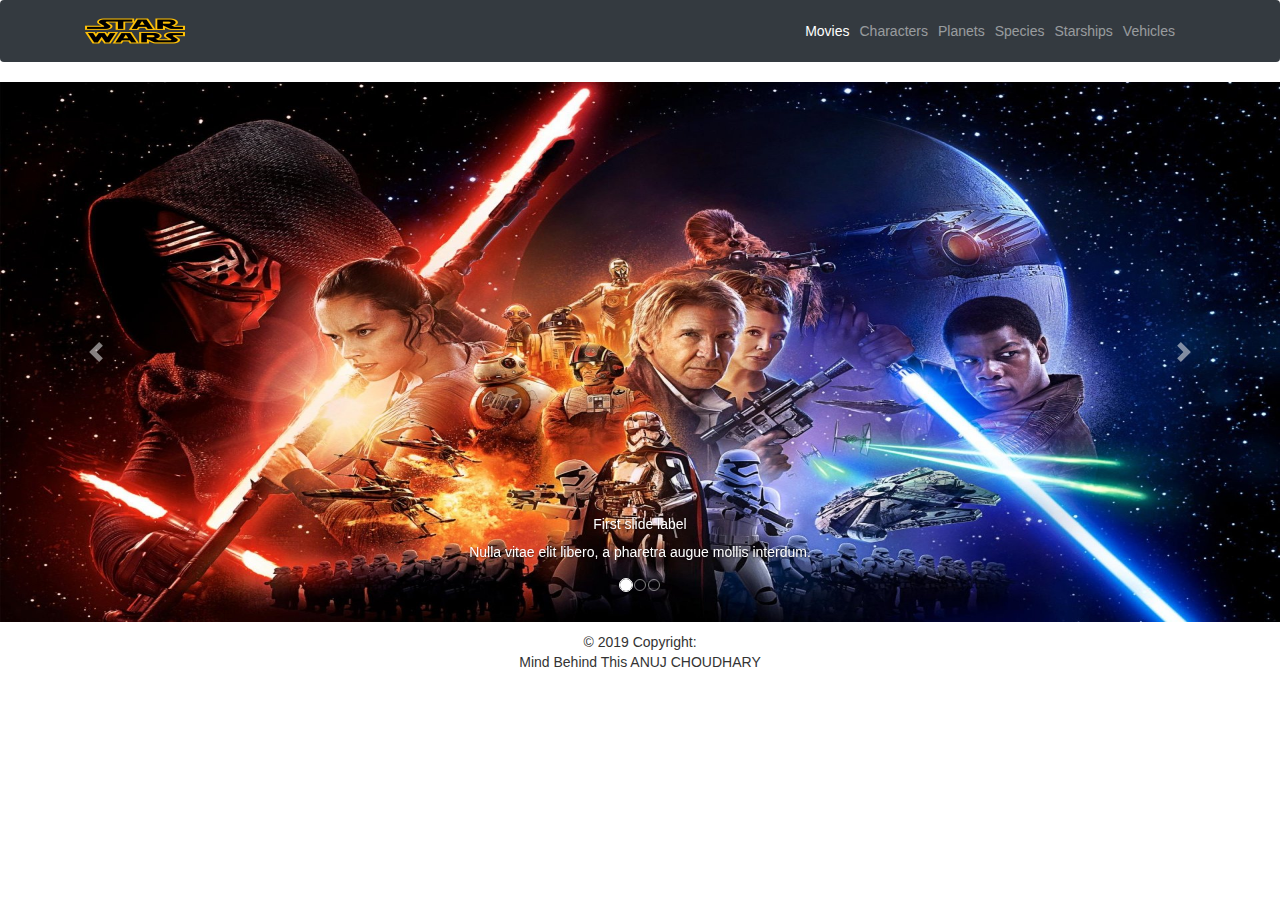
<file: week_5/index.html>
<!DOCTYPE html>
<html lang="en">
<head>
	<meta charset="UTF-8">
	<title>Star War</title>
	

</head>
<body>
	<!-- Navigation -->
<nav class="navbar navbar-expand-lg navbar-dark bg-dark static-top">
  <div class="container">
    <a class="navbar-brand mt-n5" href="index.html">
          <img src="resources/logo.png" alt=" logo" style="width: 100px; height: 50px">
    </a>
    <button class="navbar-toggler" type="button" data-toggle="collapse" data-target="#navbarResponsive" aria-controls="navbarResponsive" aria-expanded="false" aria-label="Toggle navigation">
          <span class="navbar-toggler-icon"></span>
        </button>
    <div class="collapse navbar-collapse" id="navbarResponsive">
      <ul class="navbar-nav ml-auto float-right">
        <li class="nav-item active">
          <a class="nav-link" href="movies.html" target="_blank">Movies</a>
        </li>
        <li class="nav-item">
          <a class="nav-link" href="characters.html" target="_blank">Characters</a>
        </li>
        <li class="nav-item">
          <a class="nav-link" href="planets.html" target="_blank">Planets</a>
        </li>
        <li class="nav-item">
          <a class="nav-link" href="species.html" target="_blank">Species</a>
        </li>
        <li class="nav-item">
          <a class="nav-link" href="starship.html" target="_blank">Starships</a>
        </li>
        <li class="nav-item">
          <a class="nav-link" href="vehicles.html" target="_blank">Vehicles</a>
        </li>
      </ul>
    </div>
  </div>
</nav>

<!-- Navigation Ends Here -->

<!-- slideshow starts from here -->
<div class="bd-example">
  <div id="carouselExampleCaptions" class="carousel slide" data-ride="carousel">
    <ol class="carousel-indicators">
      <li data-target="#carouselExampleCaptions" data-slide-to="0" class="active"></li>
      <li data-target="#carouselExampleCaptions" data-slide-to="1"></li>
      <li data-target="#carouselExampleCaptions" data-slide-to="2"></li>
    </ol>
    <div class="carousel-inner ">
      <div class="carousel-item active">
        <img src="resources/slide_1.jpg" class="d-block w-100" alt="Image 1" style="height: 540px" >
        <div class="carousel-caption d-none d-md-block">
          <h5>First slide label</h5>
          <p>Nulla vitae elit libero, a pharetra augue mollis interdum.</p>
        </div>
      </div>
      <div class="carousel-item">
        <img src="resources/slide_2.jpg" class="d-block w-100" alt="Image 2" style="height: 540px" >
        <div class="carousel-caption d-none d-md-block">
          <h5>Second slide label</h5>
          <p>Lorem ipsum dolor sit amet, consectetur adipiscing elit.</p>
        </div>
      </div>
      <div class="carousel-item">
        <img src="resources/slide_3.png" class="d-block w-100" alt="Image 3" style="height: 540px" >
        <div class="carousel-caption d-none d-md-block">
          <h5>Third slide label</h5>
          <p>Praesent commodo cursus magna, vel scelerisque nisl consectetur.</p>
        </div>
      </div>
    </div>
    <a class="carousel-control-prev" href="#carouselExampleCaptions" role="button" data-slide="prev">
      <span class="carousel-control-prev-icon" aria-hidden="true"></span>
      <span class="sr-only">Previous</span>
    </a>
    <a class="carousel-control-next" href="#carouselExampleCaptions" role="button" data-slide="next">
      <span class="carousel-control-next-icon" aria-hidden="true"></span>
      <span class="sr-only">Next</span>
    </a>
  </div>
</div>
<!-- slide show ends here -->

<!-- Footer Starts here -->
<footer class="page-footer font-small blue">
  <div class="footer-copyright text-center py-3">© 2019 Copyright:
    <p> Mind Behind This ANUJ CHOUDHARY</p>
  </div>
</footer>

<!-- Footer ends here -->

	<script src="https://code.jquery.com/jquery-3.3.1.slim.min.js" integrity="sha384-q8i/X+965DzO0rT7abK41JStQIAqVgRVzpbzo5smXKp4YfRvH+8abtTE1Pi6jizo" crossorigin="anonymous"></script>
	<script src="https://cdnjs.cloudflare.com/ajax/libs/popper.js/1.14.7/umd/popper.min.js" integrity="sha384-UO2eT0CpHqdSJQ6hJty5KVphtPhzWj9WO1clHTMGa3JDZwrnQq4sF86dIHNDz0W1" crossorigin="anonymous"></script>
	<script src="https://stackpath.bootstrapcdn.com/bootstrap/4.3.1/js/bootstrap.min.js" integrity="sha384-JjSmVgyd0p3pXB1rRibZUAYoIIy6OrQ6VrjIEaFf/nJGzIxFDsf4x0xIM+B07jRM" crossorigin="anonymous"></script>
	<link rel="stylesheet" type="text/css" href="style.css">
	<link rel="stylesheet" href="https://stackpath.bootstrapcdn.com/bootstrap/4.3.1/css/bootstrap.min.css" integrity="sha384-ggOyR0iXCbMQv3Xipma34MD+dH/1fQ784/j6cY/iJTQUOhcWr7x9JvoRxT2MZw1T" crossorigin="anonymous">
	<link rel="stylesheet" href="https://maxcdn.bootstrapcdn.com/bootstrap/3.4.0/css/bootstrap.min.css">
</body>
</html>
</file>
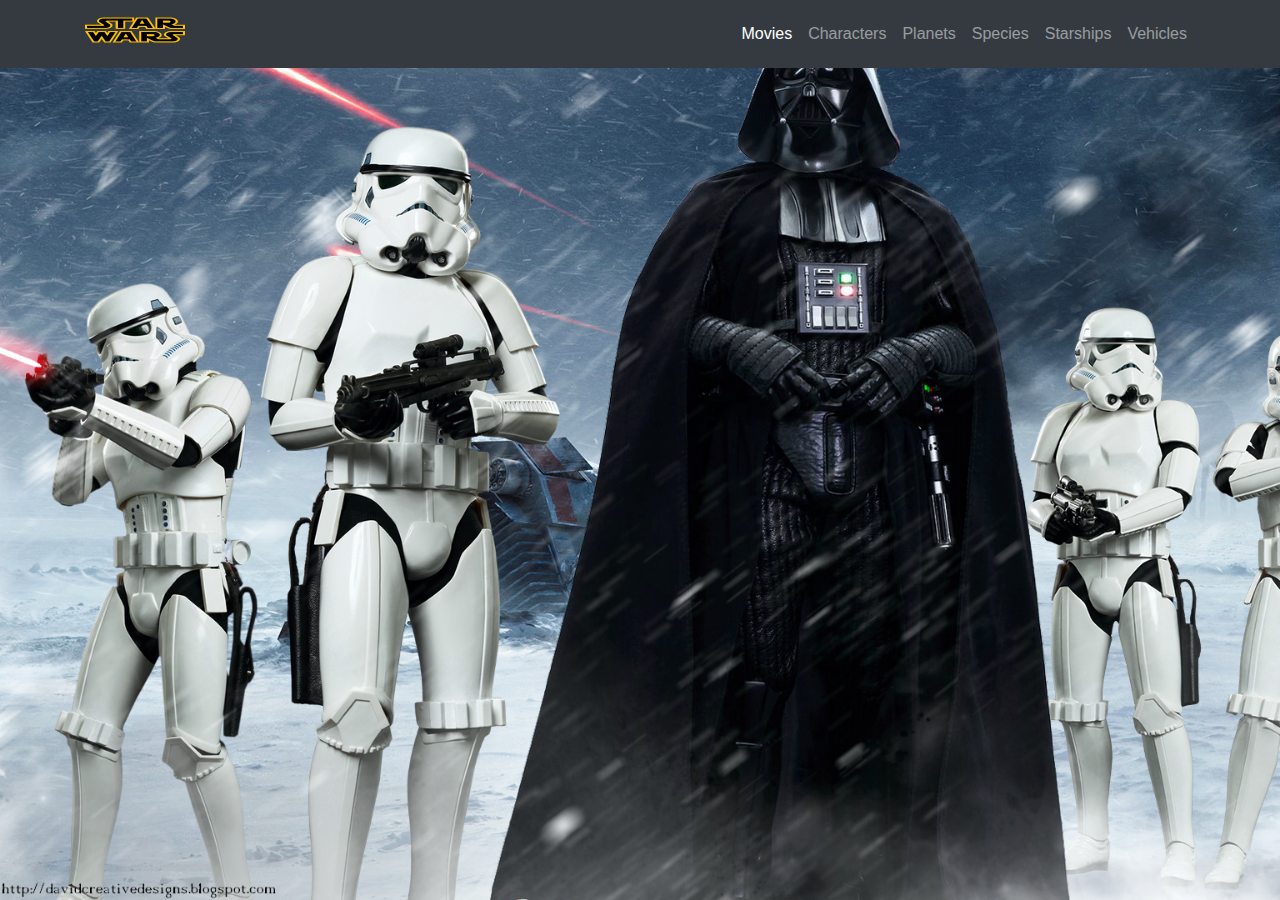
<file: week_5/characters.html>
<!DOCTYPE html>
<html lang="en">
<head>
	<meta charset="UTF-8">
	<title>Characters</title>
	<link rel="stylesheet" href="https://stackpath.bootstrapcdn.com/bootstrap/4.3.1/css/bootstrap.min.css" integrity="sha384-ggOyR0iXCbMQv3Xipma34MD+dH/1fQ784/j6cY/iJTQUOhcWr7x9JvoRxT2MZw1T" crossorigin="anonymous">
	<link rel="stylesheet" type="text/css" href="style.css">
</head>
<body class="characters_bg">

<nav class="navbar navbar-expand-lg navbar-dark bg-dark static-top">
  <div class="container">
    <a class="navbar-brand mt-n2" href="index.html">
          <img src="resources/logo.png" alt=" logo" style="width: 100px; height: 50px">
    </a>
    <button class="navbar-toggler" type="button" data-toggle="collapse" data-target="#navbarResponsive" aria-controls="navbarResponsive" aria-expanded="false" aria-label="Toggle navigation">
          <span class="navbar-toggler-icon"></span>
        </button>
    <div class="collapse navbar-collapse" id="navbarResponsive">
      <ul class="navbar-nav ml-auto float-right">
        <li class="nav-item active">
          <a class="nav-link" href="movies.html">Movies</a>
        </li>
        <li class="nav-item">
          <a class="nav-link" href="characters.html">Characters</a>
        </li>
        <li class="nav-item">
          <a class="nav-link" href="planets.html">Planets</a>
        </li>
        <li class="nav-item">
          <a class="nav-link" href="species.html">Species</a>
        </li>
        <li class="nav-item">
          <a class="nav-link" href="starship.html">Starships</a>
        </li>
        <li class="nav-item">
          <a class="nav-link" href="vehicles.html">Vehicles</a>
        </li>
      </ul>
    </div>
  </div>
</nav>



	<div id="display">
	</div>


<script type="text/javascript">
		window.onload =function () {
		var xhr = new XMLHttpRequest(); 
  		xhr.open('GET', 'https://swapi.co/api/people');
  		xhr.send()
  		xhr.onload = function (){
   		if (xhr.status == 200) {
      		var characters_object = JSON.parse(xhr.response);
      	} 
      	else {
          console.log(xhr.status);
      	}
  	


characters_object.results.forEach(function(element){
              $("#display").append("<div class='col-4 float-left text-center mb-5 mt-5'>" + "<div class='card bg-color text-light font-weight-bolder'>" +
              "<div class='card-body'>" + "<h5 class='card-title'>" +"<b>" +element.name+"</b>"+
              "</h5>" + "<p class='card-text'>Gender: " +element.gender + "</p>" +
              "<p class='card-text'>Height: " +element.height + "</p>" +
              "<p>Birth Year:" + element.birth_year+"</p>" +"</div>" + "</div>" + "</div>");
      });
}
}
</script>
	<script src="https://code.jquery.com/jquery-3.3.1.slim.min.js" integrity="sha384-q8i/X+965DzO0rT7abK41JStQIAqVgRVzpbzo5smXKp4YfRvH+8abtTE1Pi6jizo" crossorigin="anonymous"></script>
	<script src="https://cdnjs.cloudflare.com/ajax/libs/popper.js/1.14.7/umd/popper.min.js" integrity="sha384-UO2eT0CpHqdSJQ6hJty5KVphtPhzWj9WO1clHTMGa3JDZwrnQq4sF86dIHNDz0W1" crossorigin="anonymous"></script>
	<script src="https://stackpath.bootstrapcdn.com/bootstrap/4.3.1/js/bootstrap.min.js" integrity="sha384-JjSmVgyd0p3pXB1rRibZUAYoIIy6OrQ6VrjIEaFf/nJGzIxFDsf4x0xIM+B07jRM" crossorigin="anonymous"></script>	
	
</body>
</html>
</file>
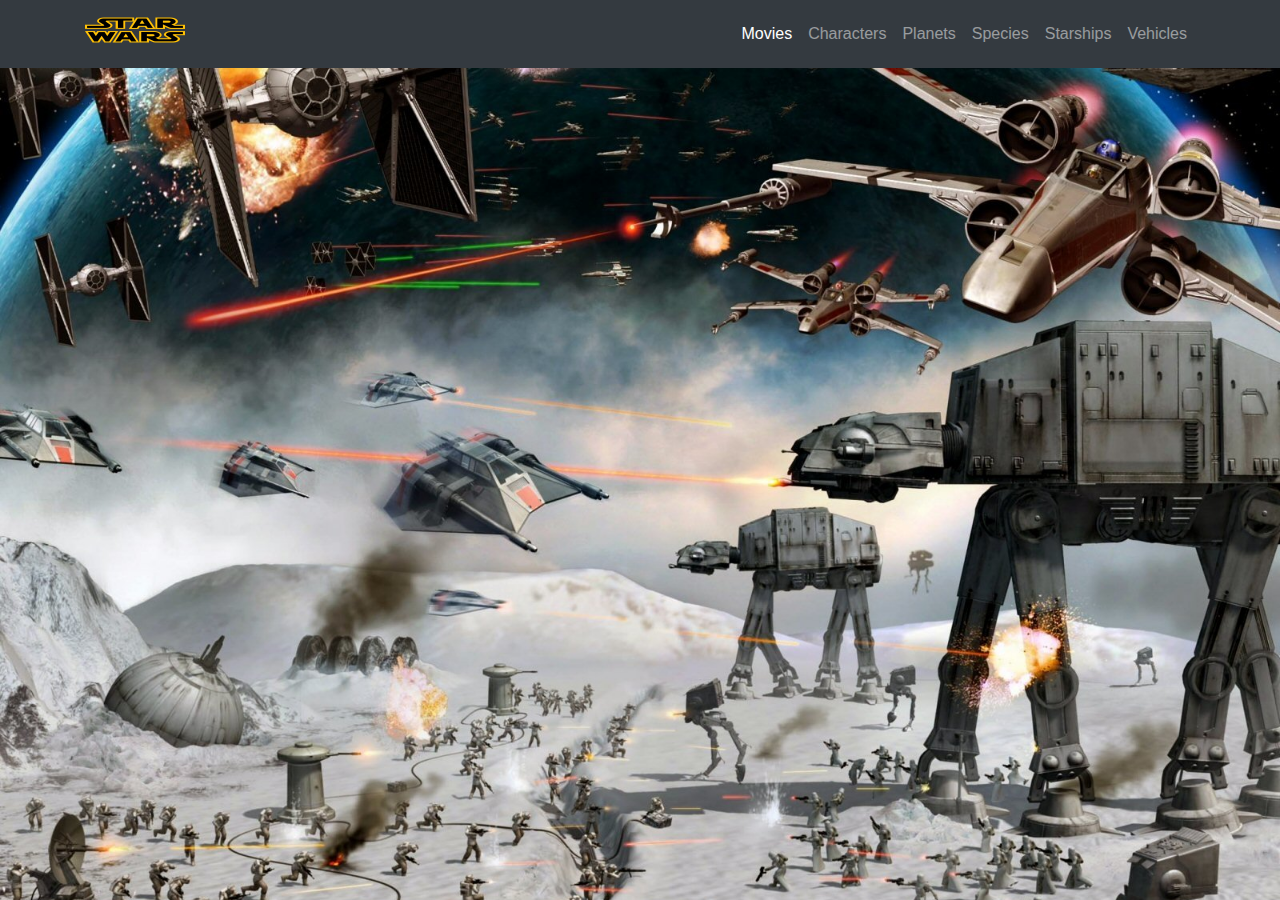
<file: week_5/movies.html>
<!DOCTYPE html>
<html lang="en">
<head>
	<meta charset="UTF-8">
	<title>Movies</title>
	<link rel="stylesheet" href="https://stackpath.bootstrapcdn.com/bootstrap/4.3.1/css/bootstrap.min.css" integrity="sha384-ggOyR0iXCbMQv3Xipma34MD+dH/1fQ784/j6cY/iJTQUOhcWr7x9JvoRxT2MZw1T" crossorigin="anonymous">
	<link rel="stylesheet" type="text/css" href="style.css">
</head>
<body class="movies_bg">

<nav class="navbar navbar-expand-lg navbar-dark bg-dark static-top">
  <div class="container">
    <a class="navbar-brand mt-n2" href="index.html">
          <img src="resources/logo.png" alt=" logo" style="width: 100px; height: 50px">
    </a>
    <button class="navbar-toggler" type="button" data-toggle="collapse" data-target="#navbarResponsive" aria-controls="navbarResponsive" aria-expanded="false" aria-label="Toggle navigation">
          <span class="navbar-toggler-icon"></span>
        </button>
    <div class="collapse navbar-collapse" id="navbarResponsive">
      <ul class="navbar-nav ml-auto float-right">
        <li class="nav-item active">
          <a class="nav-link" href="movies.html">Movies</a>
        </li>
        <li class="nav-item">
          <a class="nav-link" href="characters.html">Characters</a>
        </li>
        <li class="nav-item">
          <a class="nav-link" href="planets.html">Planets</a>
        </li>
        <li class="nav-item">
          <a class="nav-link" href="species.html">Species</a>
        </li>
        <li class="nav-item">
          <a class="nav-link" href="starship.html">Starships</a>
        </li>
        <li class="nav-item">
          <a class="nav-link" href="vehicles.html">Vehicles</a>
        </li>
      </ul>
    </div>
  </div>
</nav>
<div id="display"></div>
<script type="text/javascript">
	window.onload = function() {
		var xhr = new XMLHttpRequest(); 
  		xhr.open('GET', 'https://swapi.co/api/films');
  		xhr.send()
  		xhr.onload = function (){
   		if (xhr.status == 200) {
      		var movies_object = JSON.parse(xhr.response);
      	} 
      	else {
          console.log(xhr.status);
      	}
movies_object.results.forEach(function(element){
              $("#display").append("<div class='col-4 float-right text-center mb-5 mt-5'>" + "<div class='card bg-color text-light font-weight-bolder'>" +
              "<div class='card-body  ' >" + "<h5 class='card-title'>"  +element.title+
              "</h5>" + "<p class='card-text'>Director: " +element.director + "</p>" +
              "<p class='card-text'>Producer: " +element.producer + "</p>" +
              "<p> Release Date:" + element.release_date+"</p>" +"</div>" + "</div>" + "</div>");
      });
}
}
</script>
	<script src="https://code.jquery.com/jquery-3.3.1.slim.min.js" integrity="sha384-q8i/X+965DzO0rT7abK41JStQIAqVgRVzpbzo5smXKp4YfRvH+8abtTE1Pi6jizo" crossorigin="anonymous"></script>
	<script src="https://cdnjs.cloudflare.com/ajax/libs/popper.js/1.14.7/umd/popper.min.js" integrity="sha384-UO2eT0CpHqdSJQ6hJty5KVphtPhzWj9WO1clHTMGa3JDZwrnQq4sF86dIHNDz0W1" crossorigin="anonymous"></script>
	<script src="https://stackpath.bootstrapcdn.com/bootstrap/4.3.1/js/bootstrap.min.js" integrity="sha384-JjSmVgyd0p3pXB1rRibZUAYoIIy6OrQ6VrjIEaFf/nJGzIxFDsf4x0xIM+B07jRM" crossorigin="anonymous"></script>
</body>
</html>
</file>
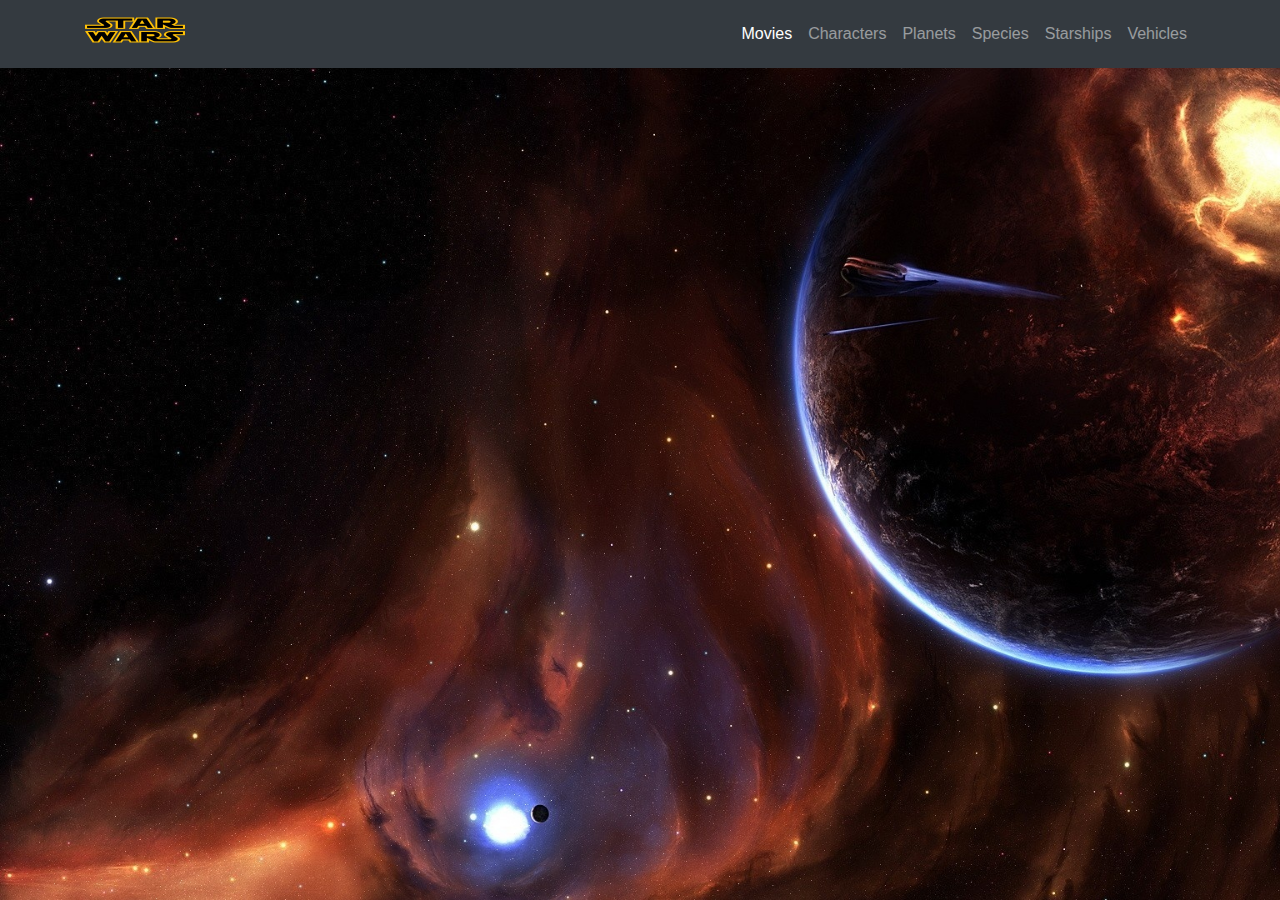
<file: week_5/planets.html>
<!DOCTYPE html>
<html lang="en">
<head>
	<meta charset="UTF-8">
	<title>Planets</title>
	<link rel="stylesheet" href="https://stackpath.bootstrapcdn.com/bootstrap/4.3.1/css/bootstrap.min.css" integrity="sha384-ggOyR0iXCbMQv3Xipma34MD+dH/1fQ784/j6cY/iJTQUOhcWr7x9JvoRxT2MZw1T" crossorigin="anonymous">
  <link rel="stylesheet" type="text/css" href="style.css">
</head>
<body class="planets_bg">

<nav class="navbar navbar-expand-lg navbar-dark bg-dark static-top">
  <div class="container">
    <a class="navbar-brand mt-n2" href="index.html">
          <img src="resources/logo.png" alt=" logo" style="width: 100px; height: 50px">
    </a>
    <button class="navbar-toggler" type="button" data-toggle="collapse" data-target="#navbarResponsive" aria-controls="navbarResponsive" aria-expanded="false" aria-label="Toggle navigation">
          <span class="navbar-toggler-icon"></span>
        </button>
    <div class="collapse navbar-collapse" id="navbarResponsive">
      <ul class="navbar-nav ml-auto float-right">
        <li class="nav-item active">
          <a class="nav-link" href="movies.html">Movies</a>
        </li>
        <li class="nav-item">
          <a class="nav-link" href="characters.html">Characters</a>
        </li>
        <li class="nav-item">
          <a class="nav-link" href="planets.html">Planets</a>
        </li>
        <li class="nav-item">
          <a class="nav-link" href="species.html">Species</a>
        </li>
        <li class="nav-item">
          <a class="nav-link" href="starship.html">Starships</a>
        </li>
        <li class="nav-item">
          <a class="nav-link" href="vehicles.html">Vehicles</a>
        </li>
      </ul>
    </div>
  </div>
</nav>




	<div id="display">
	</div>
<script type="text/javascript">
	  window.onload = function() {
		var xhr = new XMLHttpRequest(); 
  		xhr.open('GET', 'https://swapi.co/api/planets');
  		xhr.send()
  		xhr.onload = function (){
   		if (xhr.status == 200) {
      		var planets_object = JSON.parse(xhr.response);
      	} 
      	else {
          console.log(xhr.status);
      	}
  	


planets_object.results.forEach(function(element){
              $("#display").append("<div class='col-4 float-left text-center mb-5 mt-5'>" + "<div class='card bg-color text-light font-weight-bolder'>" +
              "<div class='card-body'>" + "<h5 class='card-title'>" +"<b>" +element.name+"</b>"+
              "</h5>" + "<p class='card-text'>Population: " +element.population + "</p>" +
              "<p class='card-text'>Diameter: " +element.diameter + "</p>" +
              "<p> Rotation Period:" + element.rotation_period+"</p>" +"</div>" + "</div>" + "</div>");
      });
}
}
</script>
	<script src="https://code.jquery.com/jquery-3.3.1.slim.min.js" integrity="sha384-q8i/X+965DzO0rT7abK41JStQIAqVgRVzpbzo5smXKp4YfRvH+8abtTE1Pi6jizo" crossorigin="anonymous"></script>
	<script src="https://cdnjs.cloudflare.com/ajax/libs/popper.js/1.14.7/umd/popper.min.js" integrity="sha384-UO2eT0CpHqdSJQ6hJty5KVphtPhzWj9WO1clHTMGa3JDZwrnQq4sF86dIHNDz0W1" crossorigin="anonymous"></script>
	<script src="https://stackpath.bootstrapcdn.com/bootstrap/4.3.1/js/bootstrap.min.js" integrity="sha384-JjSmVgyd0p3pXB1rRibZUAYoIIy6OrQ6VrjIEaFf/nJGzIxFDsf4x0xIM+B07jRM" crossorigin="anonymous"></script>	
	
</body>
</html>
</file>
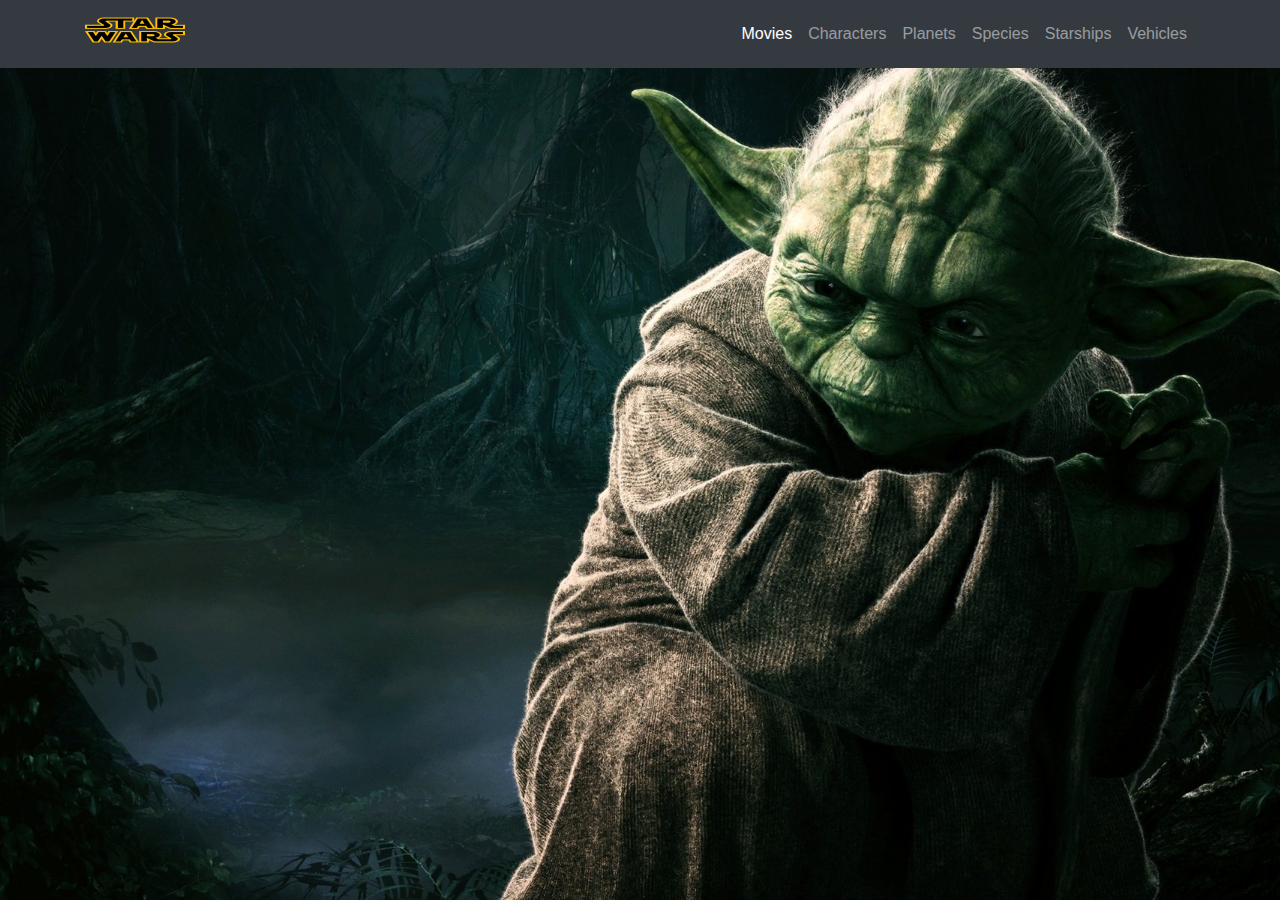
<file: week_5/species.html>
<!DOCTYPE html>
<html lang="en">
<head>
	<meta charset="UTF-8">
	<title>species</title>
	<link rel="stylesheet" href="https://stackpath.bootstrapcdn.com/bootstrap/4.3.1/css/bootstrap.min.css" integrity="sha384-ggOyR0iXCbMQv3Xipma34MD+dH/1fQ784/j6cY/iJTQUOhcWr7x9JvoRxT2MZw1T" crossorigin="anonymous">
  <link rel="stylesheet" type="text/css" href="style.css">
</head>
<body class="species_bg">

<nav class="navbar navbar-expand-lg navbar-dark bg-dark static-top">
  <div class="container">
    <a class="navbar-brand mt-n2" href="index.html">
          <img src="resources/logo.png" alt=" logo" style="width: 100px; height: 50px">
    </a>
    <button class="navbar-toggler" type="button" data-toggle="collapse" data-target="#navbarResponsive" aria-controls="navbarResponsive" aria-expanded="false" aria-label="Toggle navigation">
          <span class="navbar-toggler-icon"></span>
        </button>
    <div class="collapse navbar-collapse" id="navbarResponsive">
      <ul class="navbar-nav ml-auto float-right">
        <li class="nav-item active">
          <a class="nav-link" href="movies.html">Movies</a>
        </li>
        <li class="nav-item">
          <a class="nav-link" href="characters.html">Characters</a>
        </li>
        <li class="nav-item">
          <a class="nav-link" href="planets.html">Planets</a>
        </li>
        <li class="nav-item">
          <a class="nav-link" href="species.html">Species</a>
        </li>
        <li class="nav-item">
          <a class="nav-link" href="starship.html">Starships</a>
        </li>
        <li class="nav-item">
          <a class="nav-link" href="vehicles.html">Vehicles</a>
        </li>
      </ul>
    </div>
  </div>
</nav>



	<div id="display">
	</div>
<script type="text/javascript">
	  window.onload = function() {
		var xhr = new XMLHttpRequest(); 
  		xhr.open('GET', 'https://swapi.co/api/species');
  		xhr.send()
  		xhr.onload = function (){
   		if (xhr.status == 200) {
      		var species_object = JSON.parse(xhr.response);
      	} 
      	else {
          console.log(xhr.status);
      	}
  	


species_object.results.forEach(function(element){
              $("#display").append("<div class='col-4 float-left text-center mb-5 mt-5'>" + "<div class='card bg-color text-light font-weight-bolder'>" +
              "<div class='card-body'>" + "<h5 class='card-title'>" +"<b>" +element.name+"</b>"+
              "</h5>" + "<p class='card-text'>Classification: " +element.classification + "</p>" +
              "<p class='card-text'>Language: " +element.language + "</p>" +
              "<p> Average Lifespan:" + element.average_lifespan+"</p>" +"</div>" + "</div>" + "</div>");
      });
}
}
</script>
	<script src="https://code.jquery.com/jquery-3.3.1.slim.min.js" integrity="sha384-q8i/X+965DzO0rT7abK41JStQIAqVgRVzpbzo5smXKp4YfRvH+8abtTE1Pi6jizo" crossorigin="anonymous"></script>
	<script src="https://cdnjs.cloudflare.com/ajax/libs/popper.js/1.14.7/umd/popper.min.js" integrity="sha384-UO2eT0CpHqdSJQ6hJty5KVphtPhzWj9WO1clHTMGa3JDZwrnQq4sF86dIHNDz0W1" crossorigin="anonymous"></script>
	<script src="https://stackpath.bootstrapcdn.com/bootstrap/4.3.1/js/bootstrap.min.js" integrity="sha384-JjSmVgyd0p3pXB1rRibZUAYoIIy6OrQ6VrjIEaFf/nJGzIxFDsf4x0xIM+B07jRM" crossorigin="anonymous"></script>	
	
</body>
</html>
</file>
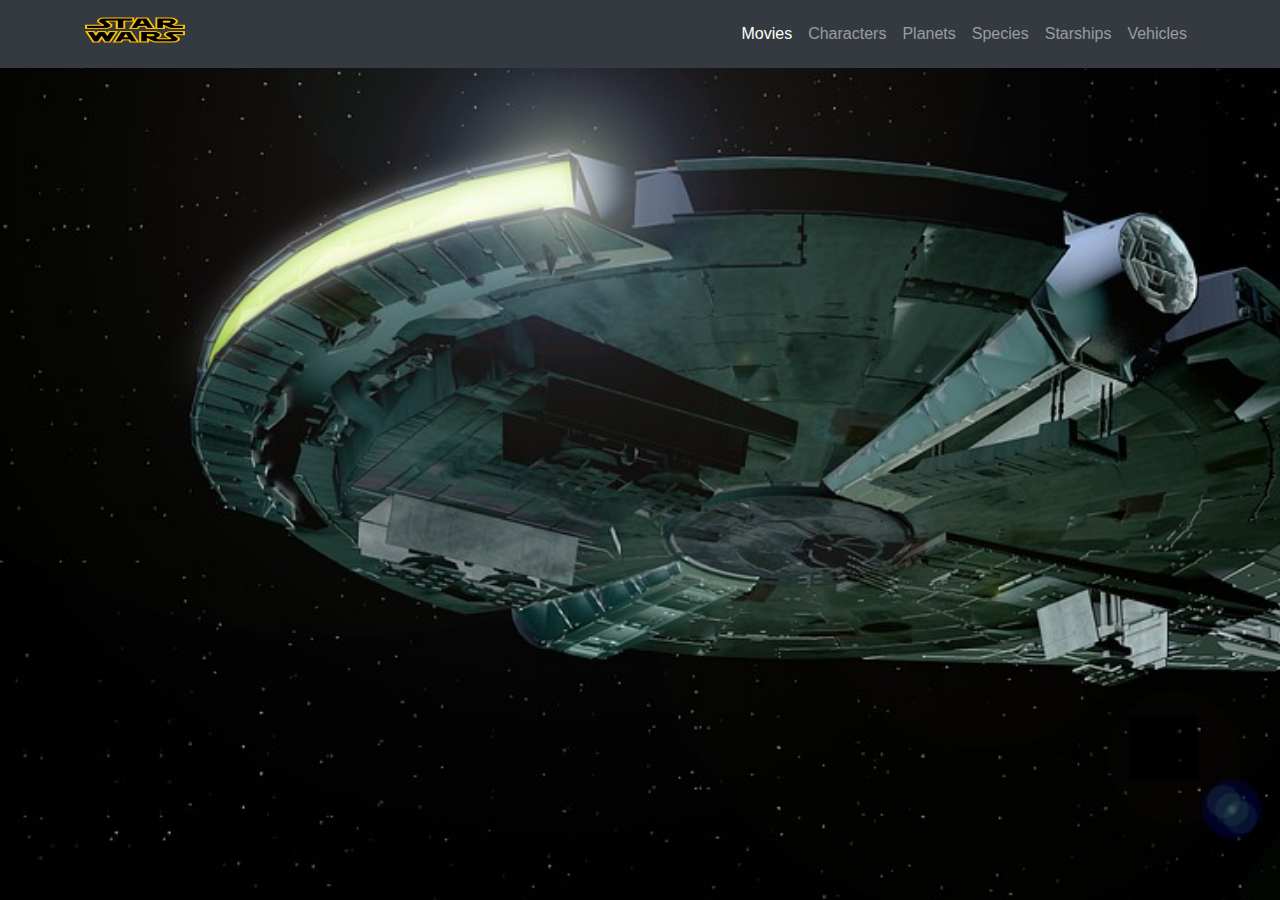
<file: week_5/starship.html>
<!DOCTYPE html>
<html lang="en">
<head>
	<meta charset="UTF-8">
	<title>Starships</title>
	<link rel="stylesheet" href="https://stackpath.bootstrapcdn.com/bootstrap/4.3.1/css/bootstrap.min.css" integrity="sha384-ggOyR0iXCbMQv3Xipma34MD+dH/1fQ784/j6cY/iJTQUOhcWr7x9JvoRxT2MZw1T" crossorigin="anonymous">
  <link rel="stylesheet" type="text/css" href="style.css">
</head>
<body class="starship_bg">

<nav class="navbar navbar-expand-lg navbar-dark bg-dark static-top">
  <div class="container">
    <a class="navbar-brand mt-n2" href="index.html">
          <img src="resources/logo.png" alt=" logo" style="width: 100px; height: 50px">
    </a>
    <button class="navbar-toggler" type="button" data-toggle="collapse" data-target="#navbarResponsive" aria-controls="navbarResponsive" aria-expanded="false" aria-label="Toggle navigation">
          <span class="navbar-toggler-icon"></span>
        </button>
    <div class="collapse navbar-collapse" id="navbarResponsive">
      <ul class="navbar-nav ml-auto float-right">
        <li class="nav-item active">
          <a class="nav-link" href="movies.html">Movies</a>
        </li>
        <li class="nav-item">
          <a class="nav-link" href="characters.html">Characters</a>
        </li>
        <li class="nav-item">
          <a class="nav-link" href="planets.html">Planets</a>
        </li>
        <li class="nav-item">
          <a class="nav-link" href="species.html">Species</a>
        </li>
        <li class="nav-item">
          <a class="nav-link" href="starship.html">Starships</a>
        </li>
        <li class="nav-item">
          <a class="nav-link" href="vehicles.html">Vehicles</a>
        </li>
      </ul>
    </div>
  </div>
</nav>



	<div id="display">
	</div>
<script type="text/javascript">
    window.onload	= function () {
		var xhr = new XMLHttpRequest(); 
  		xhr.open('GET', 'https://swapi.co/api/starships');
  		xhr.send()
  		xhr.onload = function (){
   		if (xhr.status == 200) {
      		var starships_object = JSON.parse(xhr.response);
      	} 
      	else {
          console.log(xhr.status);
      	}
  	


starships_object.results.forEach(function(element){
              $("#display").append("<div class='col-4 float-left text-center mb-5 mt-5'>" + "<div class='card bg-color text-light font-weight-bolder'>" +
              "<div class='card-body'>" + "<h5 class='card-title'>" +"<b>" +element.name+"</b>"+
              "</h5>" + "<p class='card-text'>Model: " +element.model + "</p>" +
              "<p class='card-text'>Passengers: " +element.passengers + "</p>" +
              "<p>Crew:" + element.crew+"</p>" +"</div>" + "</div>" + "</div>");
      });
}
}
</script>
	<script src="https://code.jquery.com/jquery-3.3.1.slim.min.js" integrity="sha384-q8i/X+965DzO0rT7abK41JStQIAqVgRVzpbzo5smXKp4YfRvH+8abtTE1Pi6jizo" crossorigin="anonymous"></script>
	<script src="https://cdnjs.cloudflare.com/ajax/libs/popper.js/1.14.7/umd/popper.min.js" integrity="sha384-UO2eT0CpHqdSJQ6hJty5KVphtPhzWj9WO1clHTMGa3JDZwrnQq4sF86dIHNDz0W1" crossorigin="anonymous"></script>
	<script src="https://stackpath.bootstrapcdn.com/bootstrap/4.3.1/js/bootstrap.min.js" integrity="sha384-JjSmVgyd0p3pXB1rRibZUAYoIIy6OrQ6VrjIEaFf/nJGzIxFDsf4x0xIM+B07jRM" crossorigin="anonymous"></script>	
	
</body>
</html>
</file>
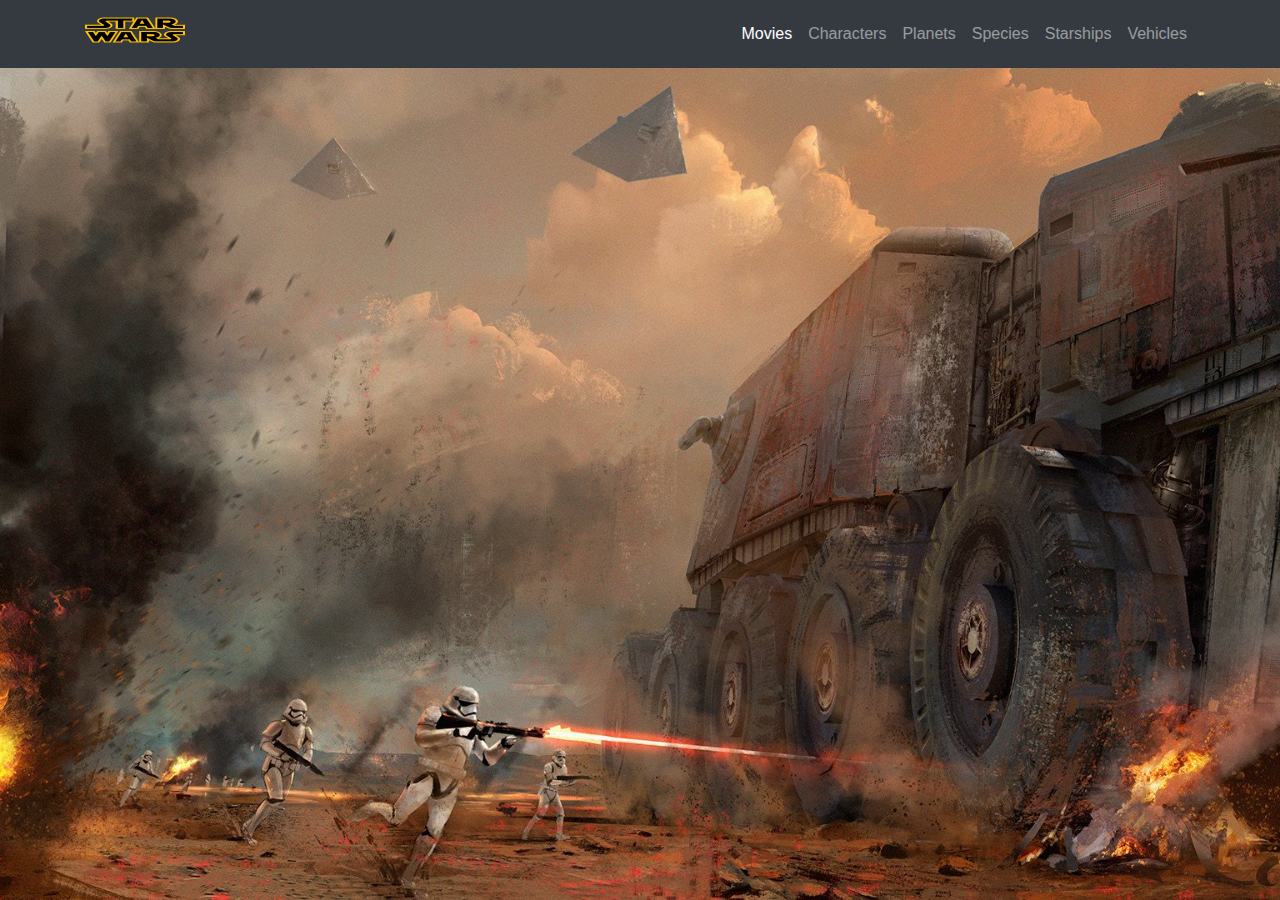
<file: week_5/vehicles.html>
<!DOCTYPE html>
<html lang="en">
<head>
	<meta charset="UTF-8">
	<title>Vehicles</title>
	<link rel="stylesheet" href="https://stackpath.bootstrapcdn.com/bootstrap/4.3.1/css/bootstrap.min.css" integrity="sha384-ggOyR0iXCbMQv3Xipma34MD+dH/1fQ784/j6cY/iJTQUOhcWr7x9JvoRxT2MZw1T" crossorigin="anonymous">
  <link rel="stylesheet" type="text/css" href="style.css">
</head>
<body class="vehicles_bg">

<nav class="navbar navbar-expand-lg navbar-dark bg-dark static-top">
  <div class="container">
    <a class="navbar-brand mt-n2" href="index.html">
          <img src="resources/logo.png" alt=" logo" style="width: 100px; height: 50px">
    </a>
    <button class="navbar-toggler" type="button" data-toggle="collapse" data-target="#navbarResponsive" aria-controls="navbarResponsive" aria-expanded="false" aria-label="Toggle navigation">
          <span class="navbar-toggler-icon"></span>
        </button>
    <div class="collapse navbar-collapse" id="navbarResponsive">
      <ul class="navbar-nav ml-auto float-right">
        <li class="nav-item active">
          <a class="nav-link" href="movies.html">Movies</a>
        </li>
        <li class="nav-item">
          <a class="nav-link" href="characters.html">Characters</a>
        </li>
        <li class="nav-item">
          <a class="nav-link" href="planets.html">Planets</a>
        </li>
        <li class="nav-item">
          <a class="nav-link" href="species.html">Species</a>
        </li>
        <li class="nav-item">
          <a class="nav-link" href="starship.html">Starships</a>
        </li>
        <li class="nav-item">
          <a class="nav-link" href="vehicles.html">Vehicles</a>
        </li>
      </ul>
    </div>
  </div>
</nav>

	<div id="display">
	</div>
<script type="text/javascript">
	  window.onload = function vehicles() {
		var xhr = new XMLHttpRequest(); 
  		xhr.open('GET', 'https://swapi.co/api/vehicles');
  		xhr.send()
  		xhr.onload = function (){
   		if (xhr.status == 200) {
      		var vehicles_object = JSON.parse(xhr.response);
      	} 
      	else {
          console.log(xhr.status);
      	}
  	


vehicles_object.results.forEach(function(element){
              $("#display").append("<div class='col-4  float-left text-center mb-5 mt-5'>" + "<div class='card bg-color text-light font-weight-bolder'>" +
              "<div class='card-body'>" + "<h5 class='card-title'>" +"<b>" +element.name+"</b>"+
              "</h5>" + "<p class='card-text'>Model: " +element.model + "</p>" +
              "<p class='card-text'>Passengers: " +element.passengers + "</p>" +
              "<p>Class:" + element.vehicle_class+"</p>" +"</div>" + "</div>" + "</div>");
      });
}
}
</script>
	<script src="https://code.jquery.com/jquery-3.3.1.slim.min.js" integrity="sha384-q8i/X+965DzO0rT7abK41JStQIAqVgRVzpbzo5smXKp4YfRvH+8abtTE1Pi6jizo" crossorigin="anonymous"></script>
	<script src="https://cdnjs.cloudflare.com/ajax/libs/popper.js/1.14.7/umd/popper.min.js" integrity="sha384-UO2eT0CpHqdSJQ6hJty5KVphtPhzWj9WO1clHTMGa3JDZwrnQq4sF86dIHNDz0W1" crossorigin="anonymous"></script>
	<script src="https://stackpath.bootstrapcdn.com/bootstrap/4.3.1/js/bootstrap.min.js" integrity="sha384-JjSmVgyd0p3pXB1rRibZUAYoIIy6OrQ6VrjIEaFf/nJGzIxFDsf4x0xIM+B07jRM" crossorigin="anonymous"></script>	
	
</body>
</html>
</file>
<file: week_5/style.css>
.fnt_size {
	font-size: 25px;
}
.movies_bg {
	background-image: url(resources/bg-2.jpg);
	background-size: cover;
	background-attachment: fixed;
}
.characters_bg {
	background-image: url(resources/bg-3.png);
	background-size: cover;
	background-attachment: fixed;
}
.planets_bg {
	background-image: url(resources/bg-4.jpg);
	background-size: cover;
	background-attachment: fixed;
}
.species_bg {
	background-image: url(resources/bg-5.jpg);
	background-size: cover;
	background-attachment: fixed;	
}
.starship_bg {
	background-image: url(resources/ship.jpg);
	background-size: cover;
	background-attachment: fixed;
}
.vehicles_bg {
	background-image: url(resources/bg-6.jpg);
	background-size: cover;
	background-attachment: fixed;	
}
.bg-color {
	background-color: rgba(0,0,0,0.3);
}
</file>
